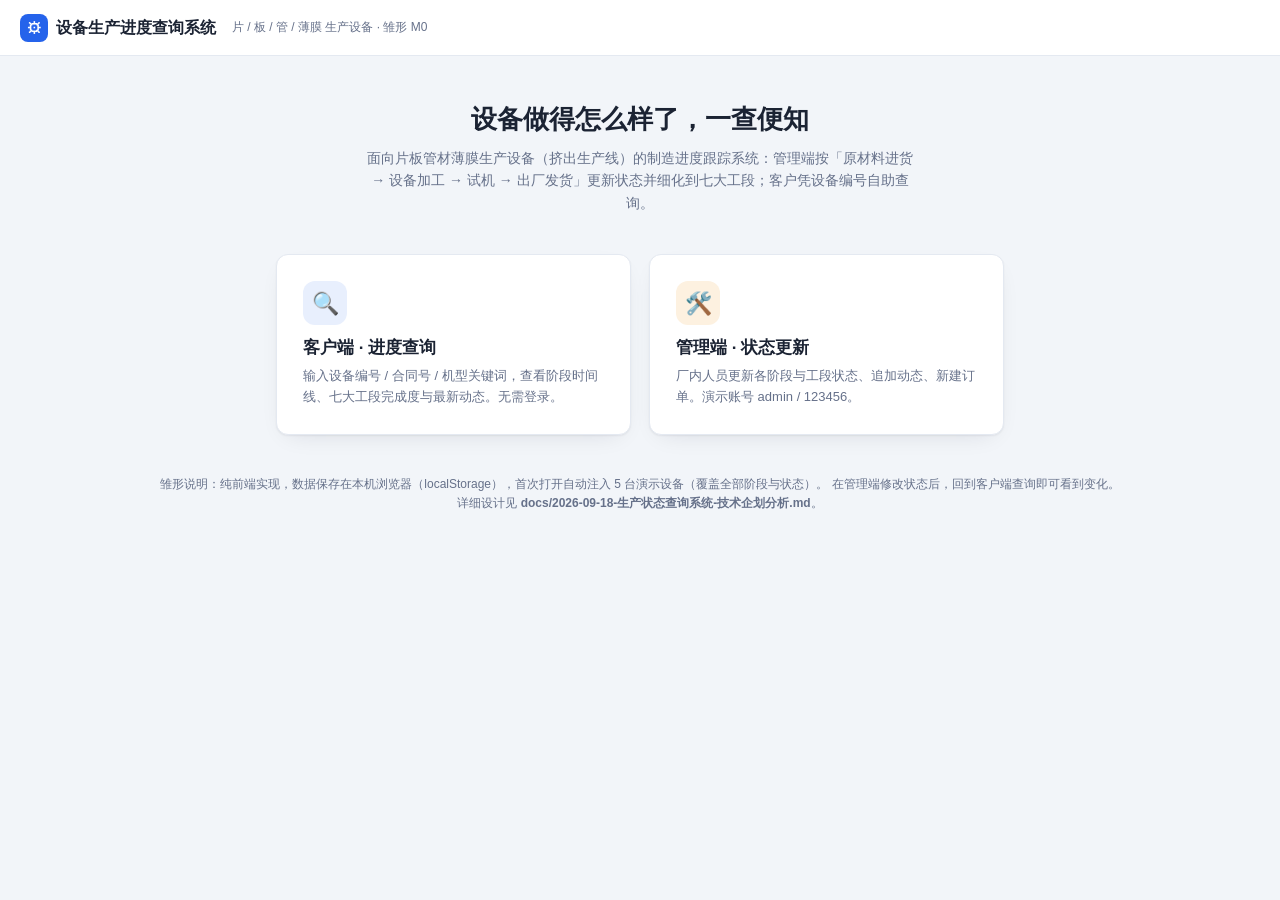
<file: prototype/index.html>
<!DOCTYPE html>
<html lang="zh-CN">
<head>
  <meta charset="UTF-8">
  <meta name="viewport" content="width=device-width, initial-scale=1.0">
  <title>设备生产进度查询系统 · 雏形 M0</title>
  <link rel="icon" href="data:image/svg+xml,%3Csvg xmlns='http://www.w3.org/2000/svg' viewBox='0 0 16 16'%3E%3Ctext y='13' font-size='13'%3E⚙️%3C/text%3E%3C/svg%3E">
  <link rel="stylesheet" href="css/common.css">
</head>
<body>
  <header class="topbar">
    <span class="brand"><span class="brand-mark">⚙</span>设备生产进度查询系统</span>
    <span class="topbar-note">片 / 板 / 管 / 薄膜 生产设备 · 雏形 M0</span>
  </header>

  <div class="portal-hero">
    <h1>设备做得怎么样了，一查便知</h1>
    <p>面向片板管材薄膜生产设备（挤出生产线）的制造进度跟踪系统：管理端按「原材料进货 → 设备加工 → 试机 → 出厂发货」更新状态并细化到七大工段；客户凭设备编号自助查询。</p>
  </div>

  <div class="portal-cards">
    <a class="portal-card pc-client" href="client.html">
      <div class="pc-icon">🔍</div>
      <h3>客户端 · 进度查询</h3>
      <p>输入设备编号 / 合同号 / 机型关键词，查看阶段时间线、七大工段完成度与最新动态。无需登录。</p>
    </a>
    <a class="portal-card pc-admin" href="admin.html">
      <div class="pc-icon">🛠️</div>
      <h3>管理端 · 状态更新</h3>
      <p>厂内人员更新各阶段与工段状态、追加动态、新建订单。演示账号 admin / 123456。</p>
    </a>
  </div>

  <div class="portal-foot">
    雏形说明：纯前端实现，数据保存在本机浏览器（localStorage），首次打开自动注入 5 台演示设备（覆盖全部阶段与状态）。
    在管理端修改状态后，回到客户端查询即可看到变化。<br>
    详细设计见 <b>docs/2026-09-18-生产状态查询系统-技术企划分析.md</b>。
  </div>
</body>
</html>
</file>
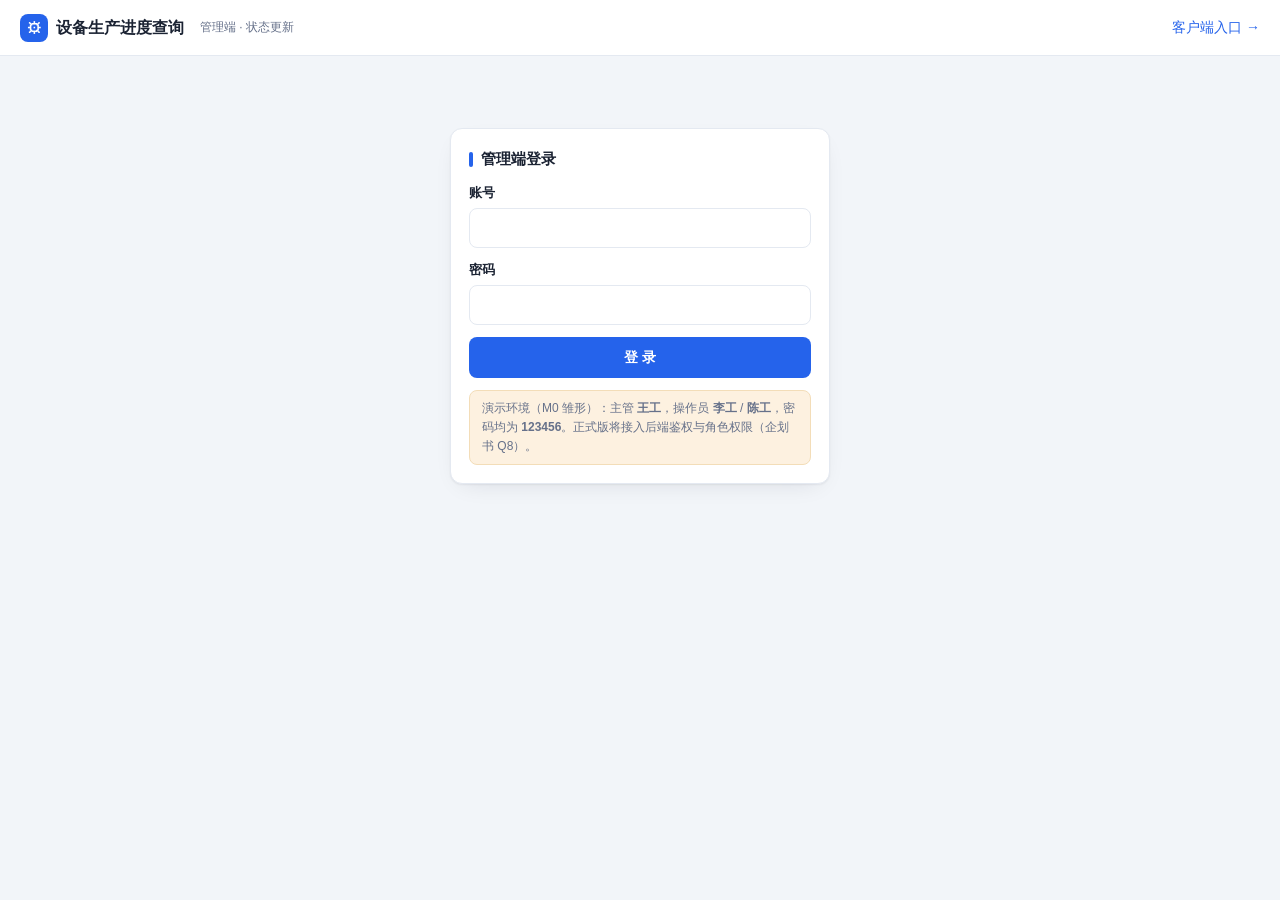
<file: prototype/admin.html>
<!DOCTYPE html>
<html lang="zh-CN">
<head>
  <meta charset="UTF-8">
  <meta name="viewport" content="width=device-width, initial-scale=1.0">
  <title>设备生产进度查询 · 管理端</title>
  <link rel="icon" href="data:image/svg+xml,%3Csvg xmlns='http://www.w3.org/2000/svg' viewBox='0 0 16 16'%3E%3Ctext y='13' font-size='13'%3E🛠️%3C/text%3E%3C/svg%3E">
  <link rel="stylesheet" href="css/common.css">
</head>
<body>
  <header class="topbar">
    <a class="brand" href="index.html"><span class="brand-mark">⚙</span>设备生产进度查询</a>
    <span class="topbar-note">管理端 · 状态更新</span>
    <span class="topbar-spacer"></span>
    <a href="client.html">客户端入口 →</a>
    <button class="btn btn-ghost btn-sm" id="btn-logout" style="display:none">退出登录</button>
  </header>

  <div id="app"></div>

  <script src="js/constants.js"></script>
  <script src="js/store.js"></script>
  <script src="js/ui.js"></script>
  <script src="js/admin.js"></script>
</body>
</html>
</file>
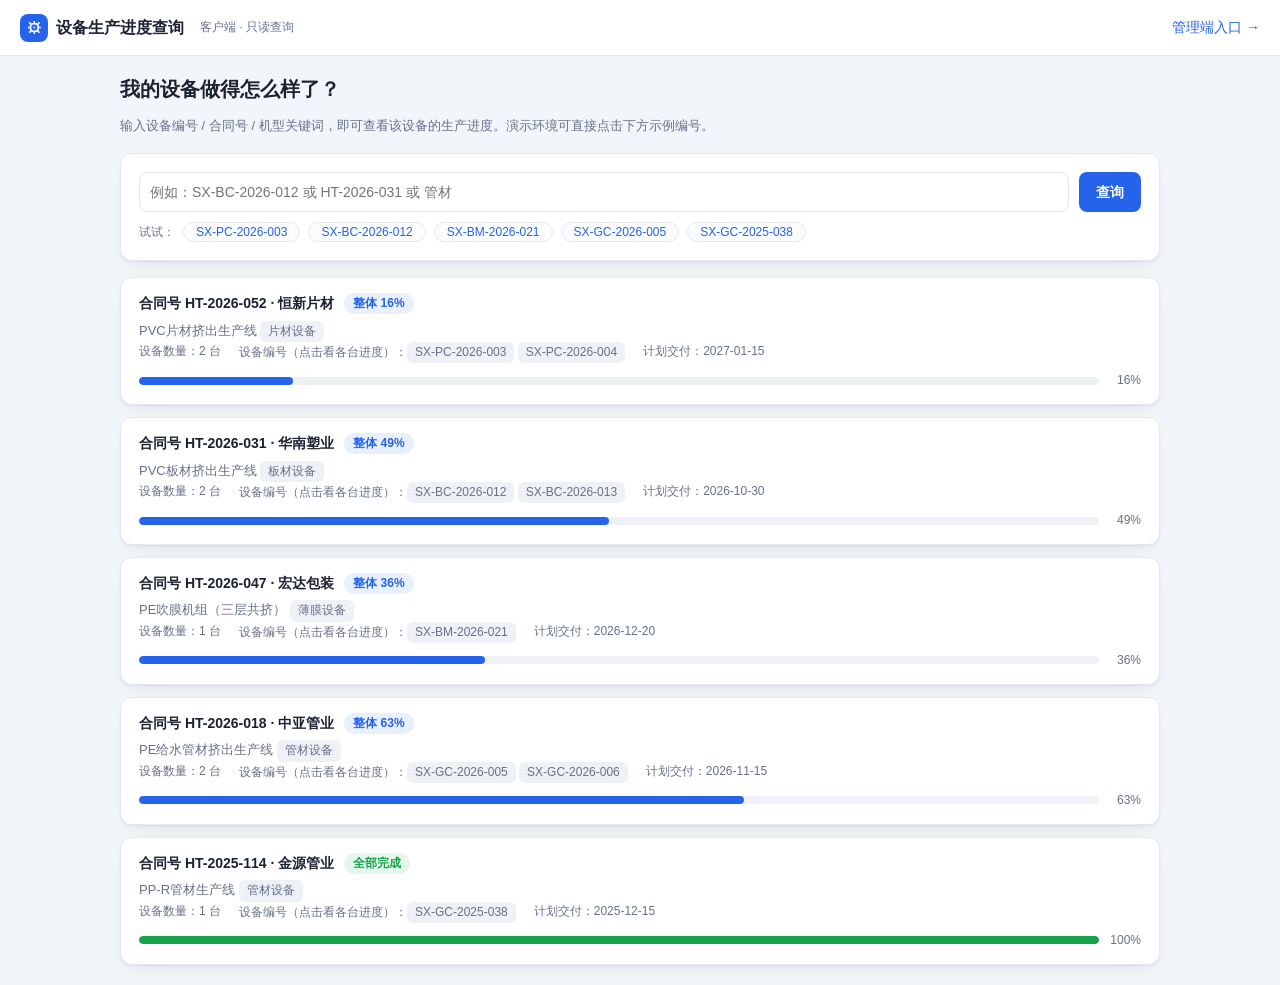
<file: prototype/client.html>
<!DOCTYPE html>
<html lang="zh-CN">
<head>
  <meta charset="UTF-8">
  <meta name="viewport" content="width=device-width, initial-scale=1.0">
  <title>设备生产进度查询 · 客户端</title>
  <link rel="icon" href="data:image/svg+xml,%3Csvg xmlns='http://www.w3.org/2000/svg' viewBox='0 0 16 16'%3E%3Ctext y='13' font-size='13'%3E⚙️%3C/text%3E%3C/svg%3E">
  <link rel="stylesheet" href="css/common.css">
</head>
<body>
  <header class="topbar">
    <a class="brand" href="index.html"><span class="brand-mark">⚙</span>设备生产进度查询</a>
    <span class="topbar-note">客户端 · 只读查询</span>
    <span class="topbar-spacer"></span>
    <a href="admin.html">管理端入口 →</a>
  </header>

  <main class="container">
    <h1 class="page-title">我的设备做得怎么样了？</h1>
    <p class="page-sub">输入设备编号 / 合同号 / 机型关键词，即可查看该设备的生产进度。演示环境可直接点击下方示例编号。</p>

    <section class="card">
      <form class="search-row" id="search-form">
        <input type="text" id="search-input" placeholder="例如：SX-BC-2026-012 或 HT-2026-031 或 管材"
               autocomplete="off" aria-label="查询关键词">
        <button class="btn" type="submit">查询</button>
      </form>
      <div class="sample-chips" id="sample-chips"></div>
    </section>

    <section id="result-area" aria-live="polite"></section>
  </main>

  <script src="js/constants.js"></script>
  <script src="js/store.js"></script>
  <script src="js/ui.js"></script>
  <script src="js/client.js"></script>
</body>
</html>
</file>
<file: prototype/css/common.css>
/* ============================================================
 * common.css — 设计令牌 + 双端共用样式
 * 工业风：浅色底 + 工业蓝主色；状态色：灰=未开始 蓝=进行中 绿=完成 红=异常
 * ============================================================ */

:root {
  --bg: #f2f5f9;
  --card: #ffffff;
  --ink: #1b2333;
  --muted: #66718a;
  --line: #e4e9f1;
  --brand: #2563eb;
  --brand-ink: #ffffff;
  --brand-weak: #e8effd;
  --ok: #16a34a;
  --ok-weak: #e5f6ec;
  --warn: #d97706;
  --warn-weak: #fdf1e0;
  --danger: #dc2626;
  --danger-weak: #fdeaea;
  --pending: #8a94a8;
  --pending-weak: #eef1f5;
  --radius: 12px;
  --shadow: 0 1px 2px rgba(16, 24, 40, .06), 0 8px 24px -12px rgba(16, 24, 40, .14);
}

* { box-sizing: border-box; }
html, body { margin: 0; padding: 0; }
body {
  background: var(--bg);
  color: var(--ink);
  font: 14px/1.6 -apple-system, BlinkMacSystemFont, "Segoe UI", "Microsoft YaHei", "PingFang SC", "Helvetica Neue", Arial, sans-serif;
}
a { color: var(--brand); text-decoration: none; }
a:hover { text-decoration: underline; }
h1, h2, h3 { margin: 0; line-height: 1.35; }

/* ---------- 顶栏 ---------- */
.topbar {
  background: var(--card);
  border-bottom: 1px solid var(--line);
  padding: 0 20px;
  height: 56px;
  display: flex;
  align-items: center;
  gap: 16px;
  position: sticky;
  top: 0;
  z-index: 10;
}
.brand {
  display: flex;
  align-items: center;
  gap: 8px;
  font-weight: 700;
  font-size: 16px;
  color: var(--ink);
}
.brand:hover { text-decoration: none; }
.brand-mark {
  width: 28px; height: 28px;
  border-radius: 8px;
  background: var(--brand);
  color: var(--brand-ink);
  display: inline-flex;
  align-items: center;
  justify-content: center;
  font-size: 15px;
}
.topbar-spacer { flex: 1; }
.topbar-note { color: var(--muted); font-size: 12px; }

/* ---------- 布局 ---------- */
.container { max-width: 1080px; margin: 0 auto; padding: 20px; }
.page-title { font-size: 20px; margin-bottom: 4px; }
.page-sub { color: var(--muted); font-size: 13px; margin-bottom: 16px; }

.card {
  background: var(--card);
  border: 1px solid var(--line);
  border-radius: var(--radius);
  box-shadow: var(--shadow);
  padding: 18px;
  margin-bottom: 16px;
}
.card-title {
  font-size: 15px;
  font-weight: 700;
  margin-bottom: 12px;
  display: flex;
  align-items: center;
  gap: 8px;
}
.card-title::before {
  content: "";
  width: 4px; height: 15px;
  border-radius: 2px;
  background: var(--brand);
}

/* ---------- 徽章 / 状态 ---------- */
.badge {
  display: inline-block;
  padding: 1px 9px;
  border-radius: 999px;
  font-size: 12px;
  font-weight: 600;
  white-space: nowrap;
}
.st-pending  { background: var(--pending-weak); color: var(--pending); }
.st-progress { background: var(--brand-weak);  color: var(--brand); }
.st-done     { background: var(--ok-weak);     color: var(--ok); }
.st-blocked  { background: var(--danger-weak); color: var(--danger); }

.chip {
  display: inline-block;
  padding: 1px 8px;
  border-radius: 6px;
  background: var(--pending-weak);
  color: var(--muted);
  font-size: 12px;
}

/* ---------- 进度条 ---------- */
.progress { display: flex; align-items: center; gap: 8px; }
.progress-track {
  flex: 1;
  height: 8px;
  border-radius: 999px;
  background: var(--pending-weak);
  overflow: hidden;
}
.progress-inner { height: 100%; border-radius: 999px; transition: width .3s ease; }
.bar-done  { background: var(--ok); }
.bar-doing { background: var(--brand); }
.bar-zero  { background: transparent; }
.progress-num { font-size: 12px; color: var(--muted); min-width: 34px; text-align: right; }

/* ---------- 阶段步骤条 ---------- */
.stepper { display: flex; align-items: flex-start; margin: 6px 0 2px; }
.step { flex: 0 0 auto; text-align: center; min-width: 84px; }
.step-dot {
  width: 34px; height: 34px;
  margin: 0 auto;
  border-radius: 50%;
  display: flex; align-items: center; justify-content: center;
  font-weight: 700;
  border: 2px solid var(--pending);
  background: var(--card);
  color: var(--pending);
}
.step-label { margin-top: 6px; font-weight: 600; font-size: 13px; }
.step-status { font-size: 11px; color: var(--muted); margin-top: 2px; }
.step-line { flex: 1 1 auto; height: 2px; background: var(--line); margin-top: 17px; min-width: 12px; }
.step-line.line-done { background: var(--ok); }
.step-done .step-dot { border-color: var(--ok); background: var(--ok-weak); color: var(--ok); }
.step-done .step-status { color: var(--ok); }
.step-current .step-dot {
  border-color: var(--brand);
  background: var(--brand-weak);
  color: var(--brand);
  animation: pulse 1.6s ease-in-out infinite;
}
.step-current .step-status { color: var(--brand); font-weight: 600; }
.step-blocked .step-dot { border-color: var(--danger); background: var(--danger-weak); color: var(--danger); }
.step-blocked .step-status { color: var(--danger); font-weight: 600; }
@keyframes pulse {
  0%, 100% { box-shadow: 0 0 0 0 rgba(37, 99, 235, .28); }
  50%      { box-shadow: 0 0 0 7px rgba(37, 99, 235, 0); }
}

/* ---------- 工段栅格 ---------- */
.ss-grid {
  display: grid;
  grid-template-columns: repeat(auto-fill, minmax(215px, 1fr));
  gap: 12px;
}
.ss-card {
  border: 1px solid var(--line);
  border-radius: 10px;
  padding: 12px;
  background: #fbfcfe;
}
.ss-head { display: flex; align-items: center; justify-content: space-between; gap: 8px; margin-bottom: 8px; }
.ss-name { font-weight: 600; font-size: 13px; }
.ss-note {
  margin-top: 8px;
  font-size: 12px;
  color: var(--muted);
  white-space: nowrap;
  overflow: hidden;
  text-overflow: ellipsis;
}
.ss-note-empty { opacity: .5; }

/* ---------- 动态日志 ---------- */
.logs { list-style: none; margin: 0; padding: 0; }
.logs li {
  display: flex;
  align-items: baseline;
  gap: 10px;
  padding: 8px 0;
  border-bottom: 1px dashed var(--line);
}
.logs li:last-child { border-bottom: none; }
.log-dot { width: 8px; height: 8px; border-radius: 50%; flex: 0 0 auto; align-self: center; }
.dot-stage    { background: var(--brand); }
.dot-ss       { background: var(--ok); }
.dot-note     { background: var(--warn); }
.dot-system   { background: var(--pending); }
.log-time { color: var(--muted); font-size: 12px; flex: 0 0 118px; }
.log-text { flex: 1; }
.log-actor { color: var(--muted); font-size: 12px; flex: 0 0 auto; }

/* ---------- 表单 ---------- */
.field { margin-bottom: 12px; }
.field label { display: block; font-size: 13px; font-weight: 600; margin-bottom: 4px; }
.field .tip { font-size: 12px; color: var(--muted); margin-top: 4px; }
input[type="text"], input[type="password"], input[type="date"], input[type="number"], select, textarea {
  width: 100%;
  padding: 8px 10px;
  border: 1px solid var(--line);
  border-radius: 8px;
  font: inherit;
  color: var(--ink);
  background: #fff;
  outline: none;
}
input:focus, select:focus, textarea:focus { border-color: var(--brand); box-shadow: 0 0 0 3px var(--brand-weak); }
textarea { resize: vertical; min-height: 64px; }
.form-row { display: flex; gap: 12px; }
.form-row .field { flex: 1; }

.btn {
  display: inline-flex;
  align-items: center;
  justify-content: center;
  gap: 6px;
  padding: 8px 16px;
  border-radius: 8px;
  border: 1px solid transparent;
  font: inherit;
  font-weight: 600;
  cursor: pointer;
  background: var(--brand);
  color: var(--brand-ink);
  transition: filter .15s ease;
}
.btn:hover { filter: brightness(1.06); }
.btn:active { filter: brightness(.95); }
.btn-ghost { background: transparent; color: var(--brand); border-color: var(--brand-weak); }
.btn-ghost:hover { background: var(--brand-weak); }
.btn-danger { background: var(--danger); }
.btn-sm { padding: 4px 10px; font-size: 12px; border-radius: 6px; }

/* ---------- 查询页 ---------- */
.search-row { display: flex; gap: 10px; }
.search-row input { flex: 1; }
.sample-chips { margin-top: 10px; display: flex; flex-wrap: wrap; gap: 8px; align-items: center; }
.sample-chips .lbl { font-size: 12px; color: var(--muted); }
.sample-chip {
  border: 1px solid var(--line);
  background: #fbfcfe;
  color: var(--brand);
  border-radius: 999px;
  padding: 2px 12px;
  font-size: 12px;
  cursor: pointer;
}
.sample-chip:hover { background: var(--brand-weak); border-color: var(--brand-weak); }

.unit-list { display: grid; gap: 12px; }
.unit-row {
  display: block;
  background: var(--card);
  border: 1px solid var(--line);
  border-radius: var(--radius);
  box-shadow: var(--shadow);
  padding: 14px 18px;
  cursor: pointer;
  transition: border-color .15s ease, transform .15s ease;
}
.unit-row:hover { border-color: var(--brand); transform: translateY(-1px); }
.unit-row .head { display: flex; align-items: center; gap: 10px; margin-bottom: 6px; flex-wrap: wrap; }
.unit-row .uid { font-weight: 700; }
.unit-row .ucontract { font-weight: 600; }
.unit-row .umodel { color: var(--muted); font-size: 13px; }
.unit-row .meta { display: flex; gap: 18px; flex-wrap: wrap; color: var(--muted); font-size: 12px; margin-bottom: 8px; }

.unit-head .unit-title-row { display: flex; align-items: center; gap: 10px; flex-wrap: wrap; }
.unit-id { font-size: 18px; letter-spacing: .5px; }
/* FR-A12：合同/客户置顶 + 数量与多编号行 */
.unit-kv { font-size: 13px; color: var(--muted); }
.unit-kv b { color: var(--ink); font-size: 16px; margin-left: 2px; }
.unit-ids-row {
  display: flex; align-items: center; flex-wrap: wrap; gap: 6px;
  margin: 0 0 12px; font-size: 13px; color: var(--muted);
}
.unit-ids-row b { color: var(--ink); }
.unit-ids-row .uid-chip { font-family: ui-monospace, Consolas, "Courier New", monospace; letter-spacing: .3px; }
.sep-dot { color: var(--pending); }
/* FR-A12：可点击的设备编号芯片（当前设备高亮） */
.chip-active { background: var(--brand); color: var(--brand-ink); border-color: var(--brand); }
.chip[data-mid], .chip[data-open-machine] { cursor: pointer; }
.chip[data-mid]:hover, .chip[data-open-machine]:hover { border-color: var(--brand); color: var(--brand); }
/* 订单详情：每台设备一张进度卡 */
.section-title { font-size: 15px; color: var(--ink); margin: 18px 2px 10px; }
.machine-card-title { display: flex; align-items: center; gap: 10px; flex-wrap: wrap; }
.machine-card-title .machine-id { font-family: ui-monospace, Consolas, "Courier New", monospace; font-size: 16px; letter-spacing: .5px; }
.btn-back { margin-left: auto; }
.unit-model { color: var(--muted); margin: 2px 0 12px; }
.info-grid {
  display: grid;
  grid-template-columns: repeat(auto-fit, minmax(160px, 1fr));
  gap: 8px 18px;
  margin-bottom: 12px;
}
.info-k { color: var(--muted); font-size: 12px; margin-right: 6px; }
.info-v { font-weight: 600; }
.overall { display: flex; align-items: center; gap: 12px; }
.overall-k { font-size: 12px; color: var(--muted); flex: 0 0 auto; }
.overall .progress { flex: 1; }

.empty {
  text-align: center;
  color: var(--muted);
  padding: 28px 0;
  font-size: 13px;
}

/* ---------- 管理端布局 ---------- */
.admin-shell { display: flex; min-height: calc(100vh - 56px); }
.sidebar {
  width: 200px;
  flex: 0 0 auto;
  background: #131c2e;
  color: #c8d2e4;
  padding: 14px 10px;
  display: flex;
  flex-direction: column;
  gap: 4px;
}
.sidebar .nav-btn {
  display: block;
  width: 100%;
  text-align: left;
  padding: 9px 12px;
  border-radius: 8px;
  border: none;
  background: transparent;
  color: inherit;
  font: inherit;
  cursor: pointer;
}
.sidebar .nav-btn:hover { background: rgba(255, 255, 255, .07); }
.sidebar .nav-btn.active { background: var(--brand); color: #fff; font-weight: 600; }
.sidebar .sep { border-top: 1px solid rgba(255, 255, 255, .1); margin: 10px 4px; }
.sidebar .side-note { font-size: 11px; color: #7c88a1; padding: 4px 12px; line-height: 1.5; }
/* FR-A10：侧边栏底部当前账号（margin-top:auto 沉底） */
.sidebar .side-account {
  margin-top: auto;
  padding: 10px 12px 2px;
  border-top: 1px solid rgba(255, 255, 255, .1);
  font-size: 11px;
  color: #7c88a1;
  line-height: 1.6;
}
.sidebar .side-account b { color: #e8eef8; font-size: 13px; }
.admin-main { flex: 1; padding: 20px; min-width: 0; }

/* ---------- 表格 ---------- */
.table-wrap { overflow-x: auto; }
table.tbl { width: 100%; border-collapse: collapse; }
.tbl th, .tbl td { text-align: left; padding: 10px 12px; border-bottom: 1px solid var(--line); }
.tbl th { color: var(--muted); font-size: 12px; font-weight: 600; background: #fafbfd; }
.tbl tbody tr { cursor: pointer; }
.tbl tbody tr:hover { background: var(--brand-weak); }
.tbl .uid { font-weight: 700; white-space: nowrap; }
.tbl .mini-progress { display: flex; align-items: center; gap: 8px; min-width: 140px; }

/* ---------- 管理端行编辑 ---------- */
.stage-edit-row {
  display: grid;
  grid-template-columns: 110px 130px 1fr auto;
  gap: 10px;
  align-items: center;
  padding: 10px 0;
  border-bottom: 1px dashed var(--line);
}
.stage-edit-row:last-child { border-bottom: none; }
.stage-edit-row .stage-name { font-weight: 600; }
.ss-edit-card { border: 1px solid var(--line); border-radius: 10px; padding: 12px; background: #fbfcfe; }
.ss-edit-card .ss-edit-head { display: flex; align-items: center; justify-content: space-between; margin-bottom: 8px; gap: 8px; }
.ss-edit-card select { padding: 4px 6px; font-size: 12px; }
.ss-edit-card input[type="range"] { width: 100%; accent-color: var(--brand); }
.ss-edit-card .prog-row { display: flex; align-items: center; gap: 8px; margin-top: 6px; }
.ss-edit-card .prog-val { min-width: 42px; text-align: right; font-weight: 700; color: var(--brand); }
.ss-edit-card input[type="text"] { margin-top: 8px; font-size: 12px; }
.ss-edit-card .btn { margin-top: 8px; }

/* ---------- 登录 ---------- */
.login-wrap { max-width: 380px; margin: 8vh auto 0; }
.login-hint {
  margin-top: 12px;
  font-size: 12px;
  color: var(--muted);
  background: var(--warn-weak);
  border: 1px solid #f3ddb8;
  border-radius: 8px;
  padding: 8px 12px;
}

/* ---------- 门户 ---------- */
.portal-hero { text-align: center; padding: 46px 16px 10px; }
.portal-hero h1 { font-size: 26px; }
.portal-hero p { color: var(--muted); max-width: 560px; margin: 10px auto 0; }
.portal-cards {
  display: grid;
  grid-template-columns: repeat(auto-fit, minmax(280px, 1fr));
  gap: 18px;
  max-width: 760px;
  margin: 30px auto 0;
  padding: 0 16px 40px;
}
.portal-card {
  background: var(--card);
  border: 1px solid var(--line);
  border-radius: var(--radius);
  box-shadow: var(--shadow);
  padding: 26px;
  display: block;
  color: var(--ink);
  transition: border-color .15s ease, transform .15s ease;
}
.portal-card:hover { text-decoration: none; border-color: var(--brand); transform: translateY(-2px); }
.portal-card .pc-icon {
  width: 44px; height: 44px;
  border-radius: 12px;
  display: flex; align-items: center; justify-content: center;
  font-size: 22px;
  margin-bottom: 12px;
}
.pc-client .pc-icon { background: var(--brand-weak); }
.pc-admin  .pc-icon { background: var(--warn-weak); }
.portal-card h3 { font-size: 17px; margin-bottom: 6px; }
.portal-card p { color: var(--muted); font-size: 13px; margin: 0; }
.portal-foot { text-align: center; color: var(--muted); font-size: 12px; padding: 0 16px 40px; }

/* ---------- 吐司 ---------- */
#mcps-toast-box {
  position: fixed;
  bottom: 24px;
  left: 50%;
  transform: translateX(-50%);
  display: flex;
  flex-direction: column;
  gap: 8px;
  z-index: 99;
}
.toast {
  background: #1b2333;
  color: #fff;
  padding: 9px 18px;
  border-radius: 999px;
  font-size: 13px;
  box-shadow: var(--shadow);
  opacity: 1;
  transition: opacity .35s ease, transform .35s ease;
  max-width: 70vw;
}
.toast-warn { background: var(--warn); }
.toast-error { background: var(--danger); }
.toast-ok { background: var(--ok); }
.toast-out { opacity: 0; transform: translateY(6px); }

/* ---------- 响应式 ---------- */
@media (max-width: 720px) {
  .container { padding: 14px; }
  .step { min-width: 64px; }
  .step-label { font-size: 12px; }
  .admin-shell { flex-direction: column; }
  .sidebar { width: 100%; flex-direction: row; flex-wrap: wrap; }
  .sidebar .nav-btn { width: auto; }
  .sidebar .sep { display: none; }
  .sidebar .side-account { margin-top: 6px; width: 100%; border-top: none; padding-top: 0; }
  .stage-edit-row { grid-template-columns: 90px 1fr; }
  .stage-edit-row .stage-note { grid-column: 1 / -1; }
  .log-time { flex-basis: 90px; }
  .form-row { flex-direction: column; gap: 0; }
}

/* ---------- 工段现场图片（缩略图 + "上传时完成度"角标） ---------- */
.thumb-strip { display: flex; flex-wrap: wrap; gap: 8px; margin-top: 10px; }
.thumb {
  position: relative;
  width: 64px;
  height: 64px;
  border-radius: 8px;
  overflow: hidden;
  border: 1px solid var(--line);
  background: #eef1f5;
}
.thumb img {
  width: 100%;
  height: 100%;
  object-fit: cover;
  display: block;
  cursor: zoom-in;
}
.thumb-progress {
  position: absolute;
  right: 0;
  bottom: 0;
  background: rgba(10, 16, 28, .74);
  color: #fff;
  font-size: 10px;
  line-height: 1;
  font-weight: 700;
  padding: 3px 5px;
  border-radius: 8px 0 0 0;
}
.thumb-x {
  position: absolute;
  left: 0;
  top: 0;
  width: 17px;
  height: 17px;
  border: none;
  background: rgba(220, 38, 38, .92);
  color: #fff;
  font-size: 10px;
  line-height: 17px;
  padding: 0;
  cursor: pointer;
  border-radius: 0 0 8px 0;
}
.thumb-x:hover { background: var(--danger); }

/* ---------- 灯箱（图片放大查看） ---------- */
.lightbox {
  position: fixed;
  inset: 0;
  background: rgba(9, 14, 26, .84);
  z-index: 100;
  display: flex;
  align-items: center;
  justify-content: center;
  padding: 24px;
  cursor: zoom-out;
}
.lightbox figure { margin: 0; max-width: min(960px, 92vw); text-align: center; }
.lightbox img {
  max-width: 100%;
  max-height: 78vh;
  border-radius: 10px;
  box-shadow: 0 24px 64px rgba(0, 0, 0, .5);
  display: block;
  margin: 0 auto;
}
.lightbox figcaption { color: #dbe4f0; font-size: 13px; margin-top: 10px; }
.lightbox-close { color: #8fa2bd; font-size: 12px; margin-top: 6px; }

/* ---------- 管理端：工段增删改 / 排序 / 上传 ---------- */
.btn-icon {
  width: 24px;
  height: 24px;
  padding: 0;
  border: 1px solid var(--line);
  border-radius: 6px;
  background: #fff;
  color: var(--muted);
  font-size: 12px;
  line-height: 1;
  cursor: pointer;
}
.btn-icon:hover { color: var(--brand); border-color: var(--brand-weak); background: var(--brand-weak); }
.btn-icon-danger:hover { color: var(--danger); border-color: var(--danger-weak); background: var(--danger-weak); }
.ss-tools { display: inline-flex; gap: 4px; align-items: center; }
.ss-edit-head .rename-input { width: 110px; padding: 2px 6px; font-size: 12px; }
.ss-actions { display: flex; gap: 8px; margin-top: 8px; }
.upload-label { position: relative; overflow: hidden; white-space: nowrap; }
.upload-label input[type="file"] { position: absolute; inset: 0; opacity: 0; cursor: pointer; }
.add-ss-row { display: flex; gap: 10px; margin-top: 14px; max-width: 460px; }
.add-ss-row input { flex: 1; }
</file>
